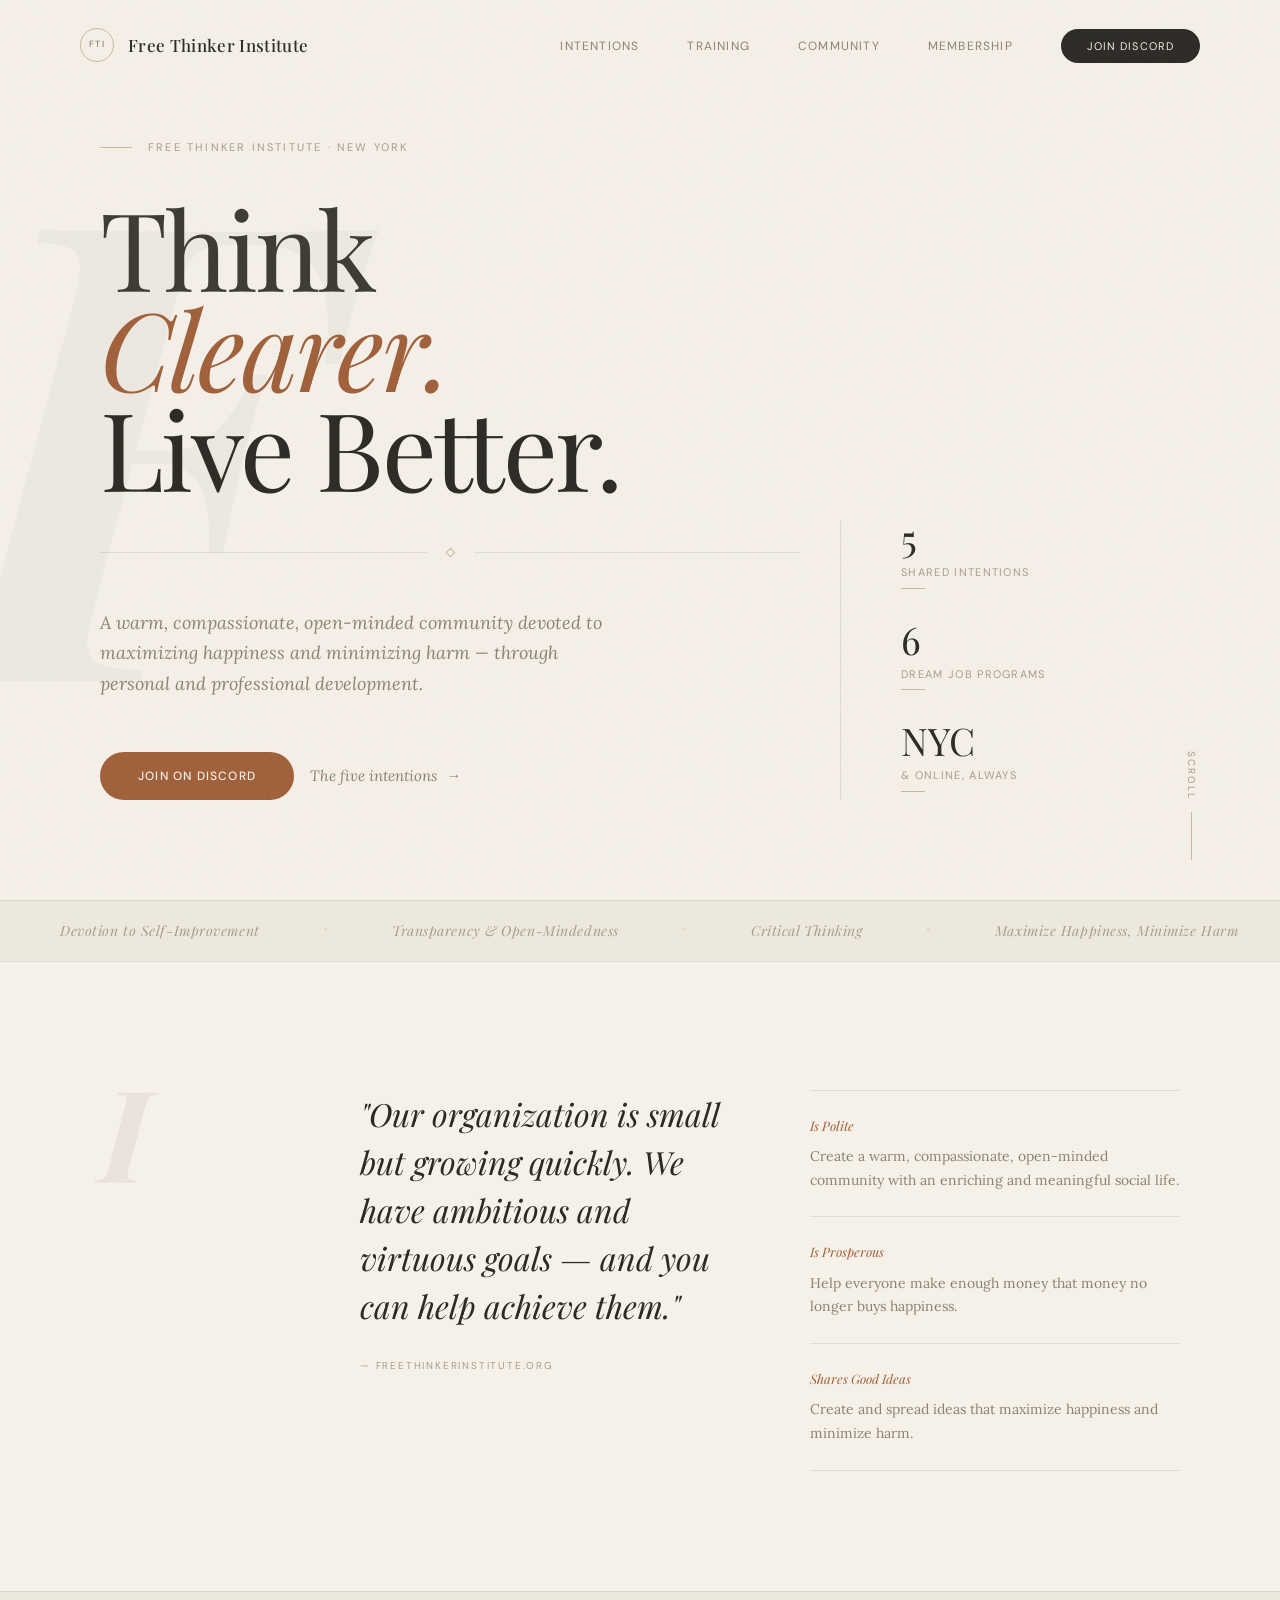
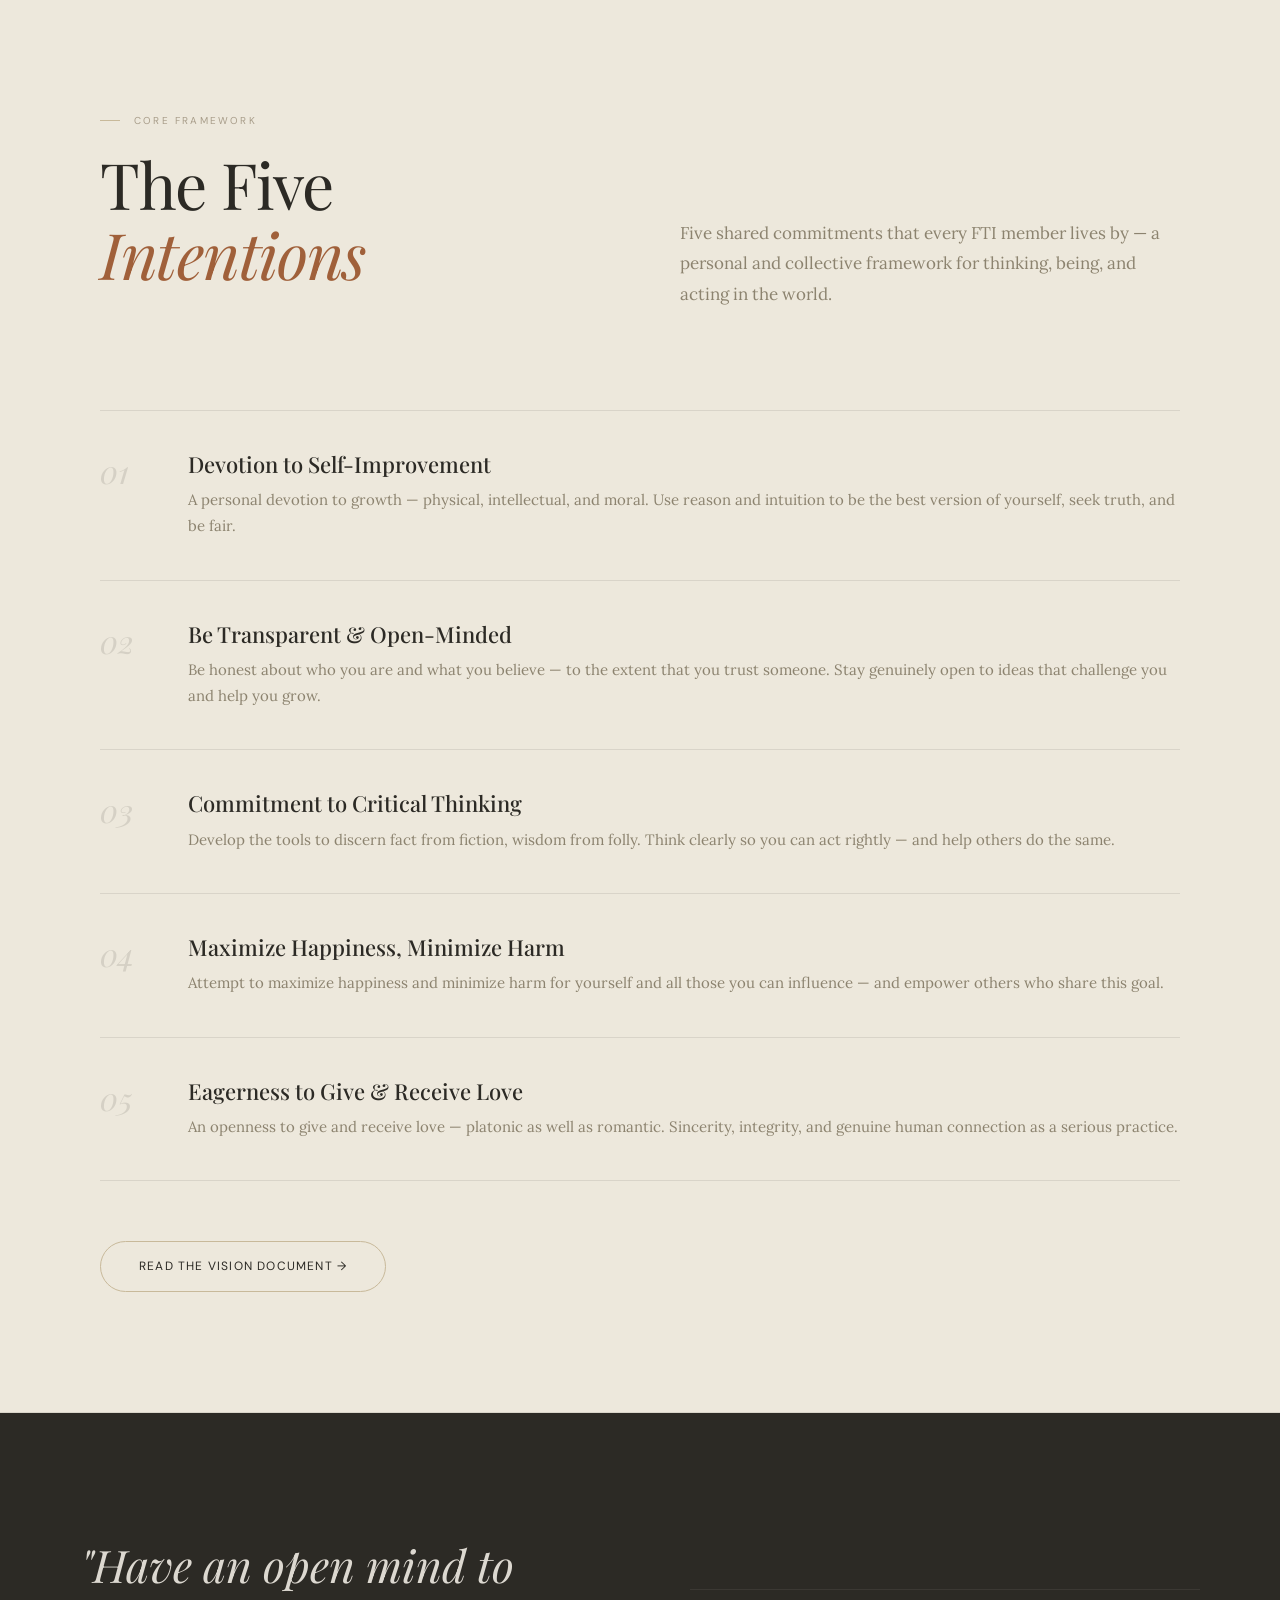
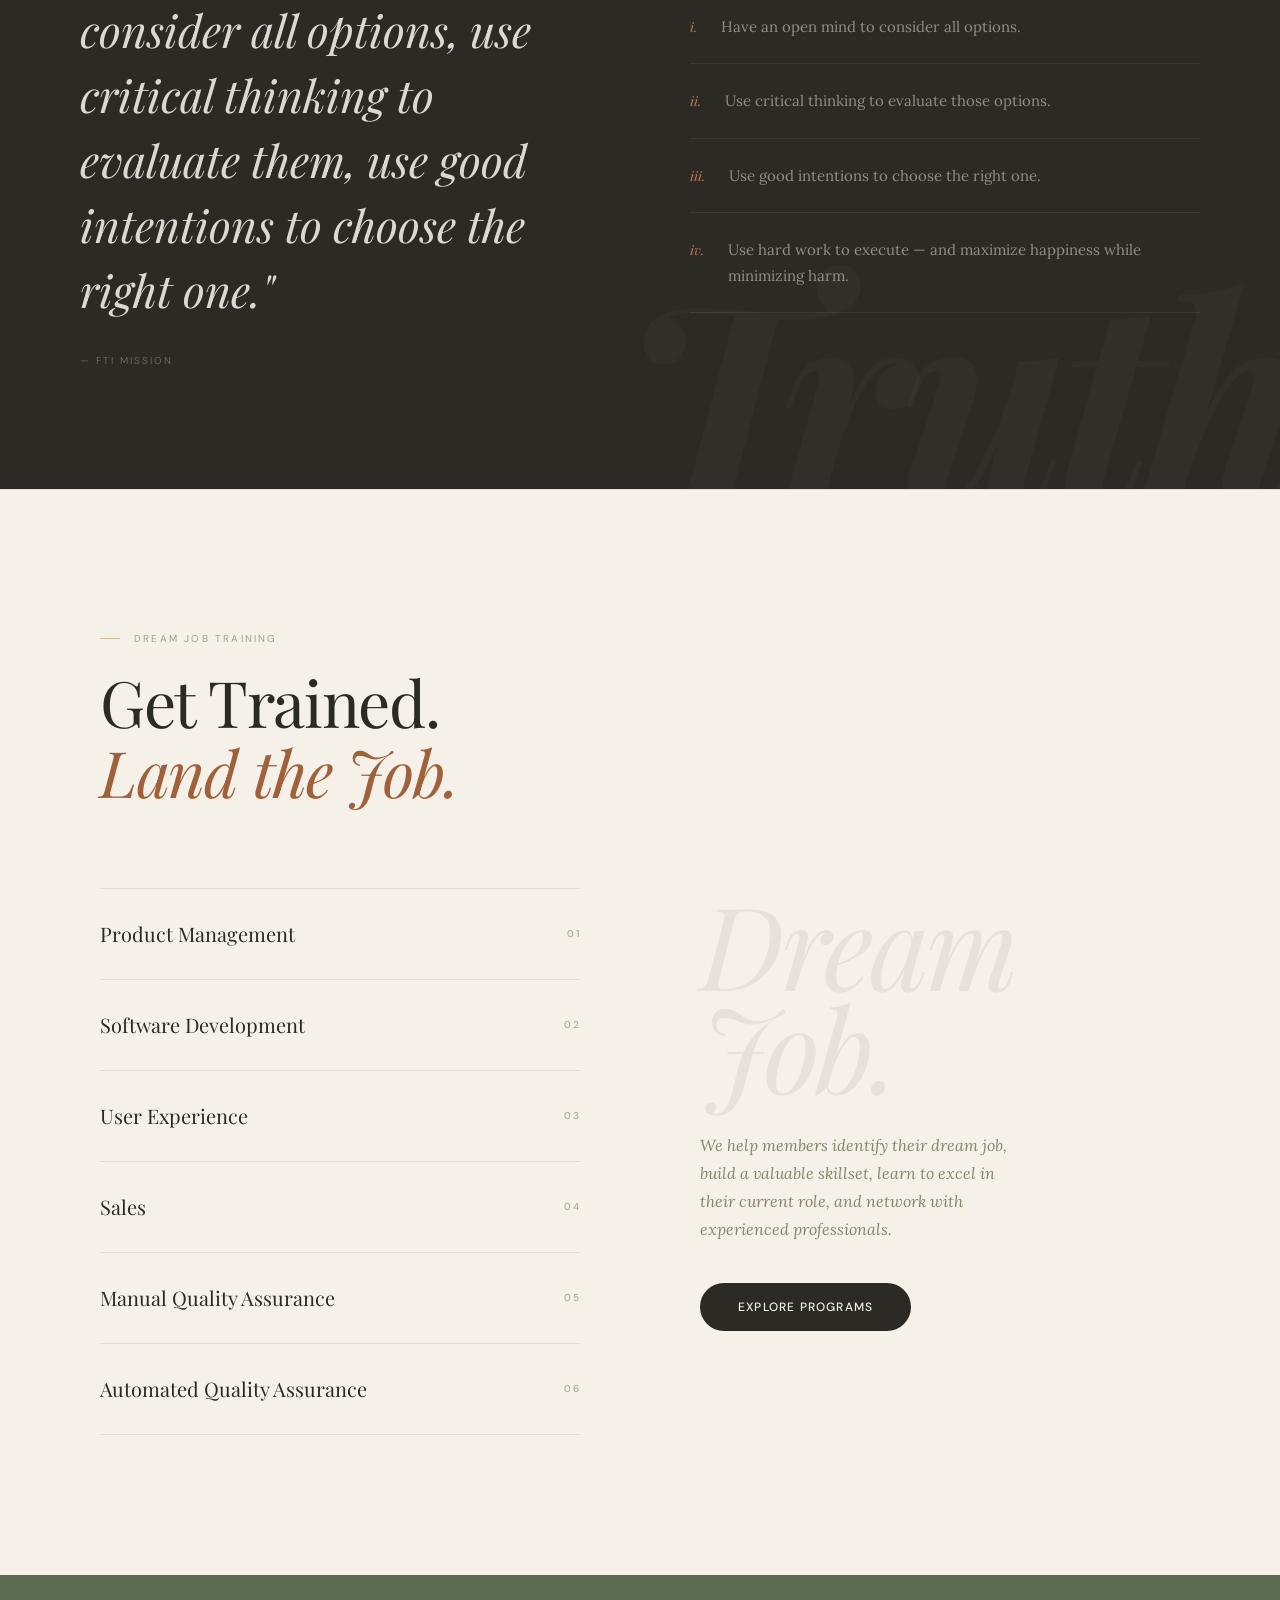
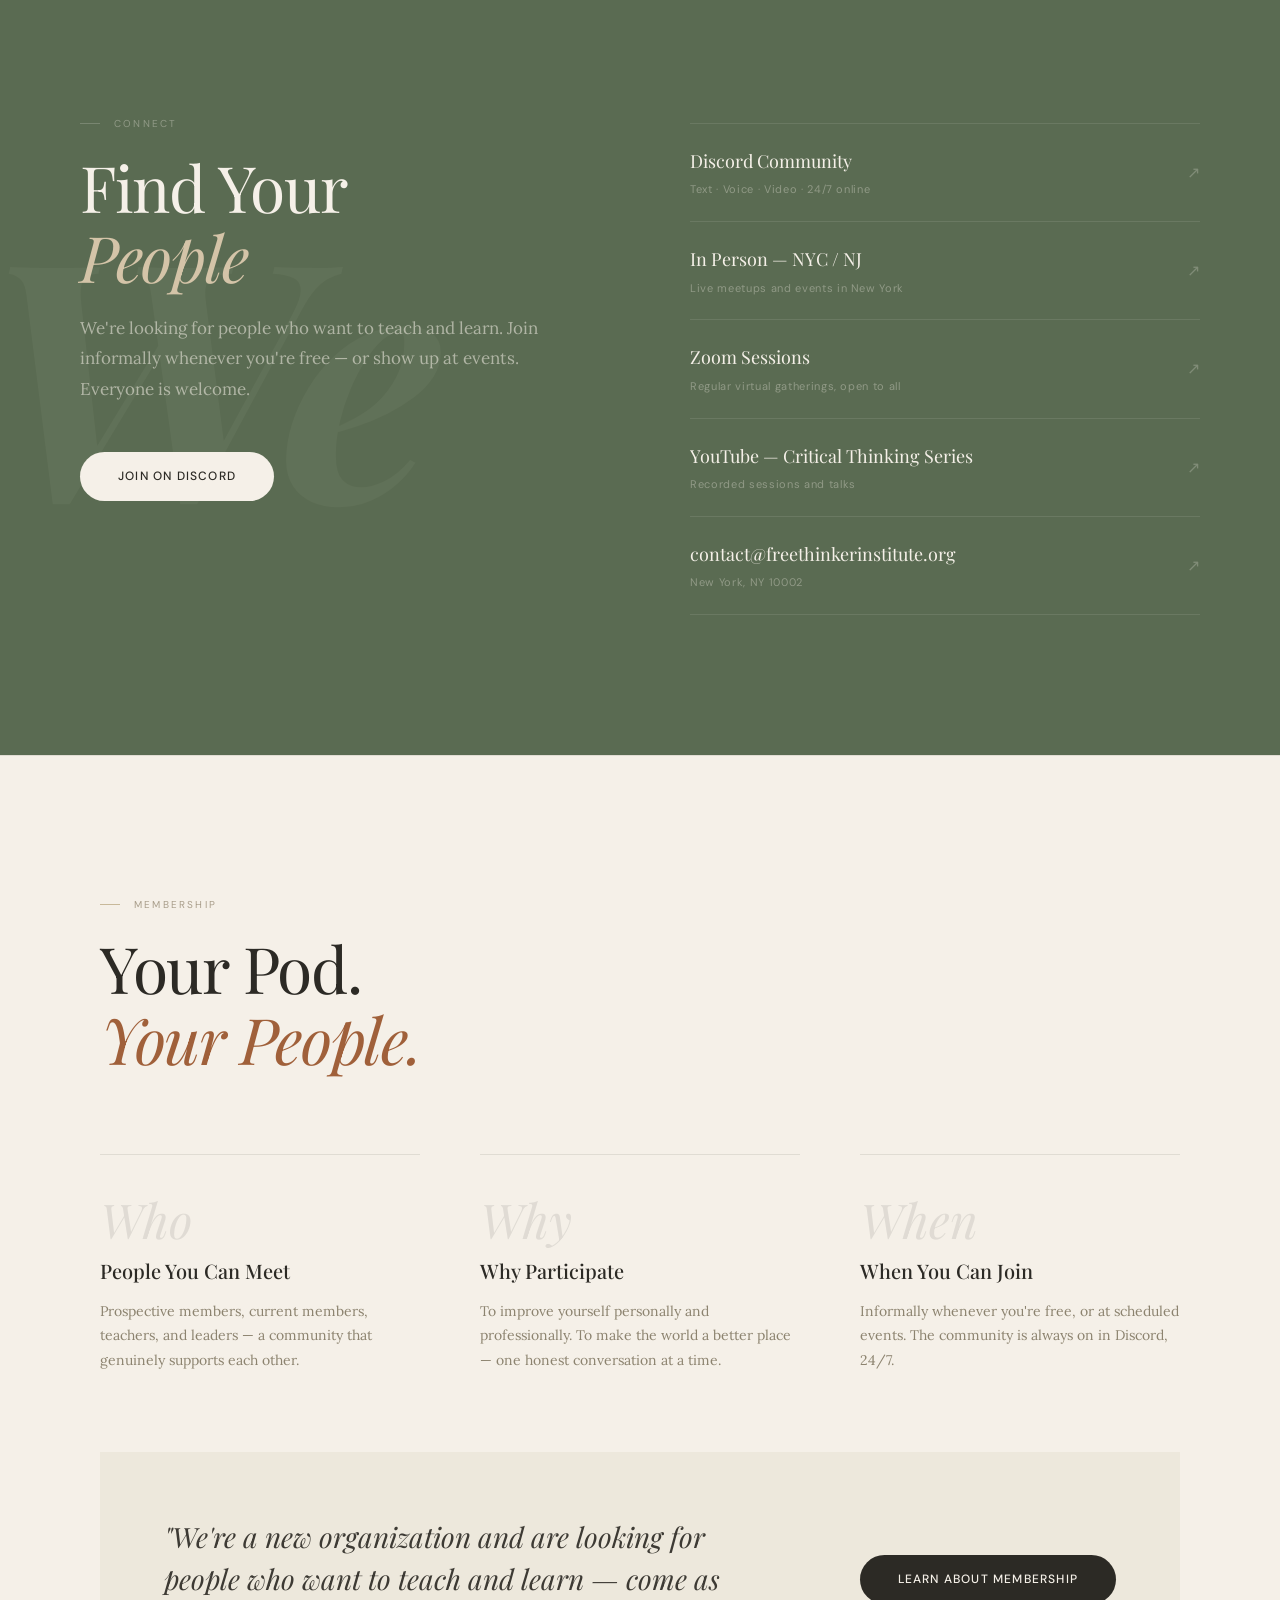
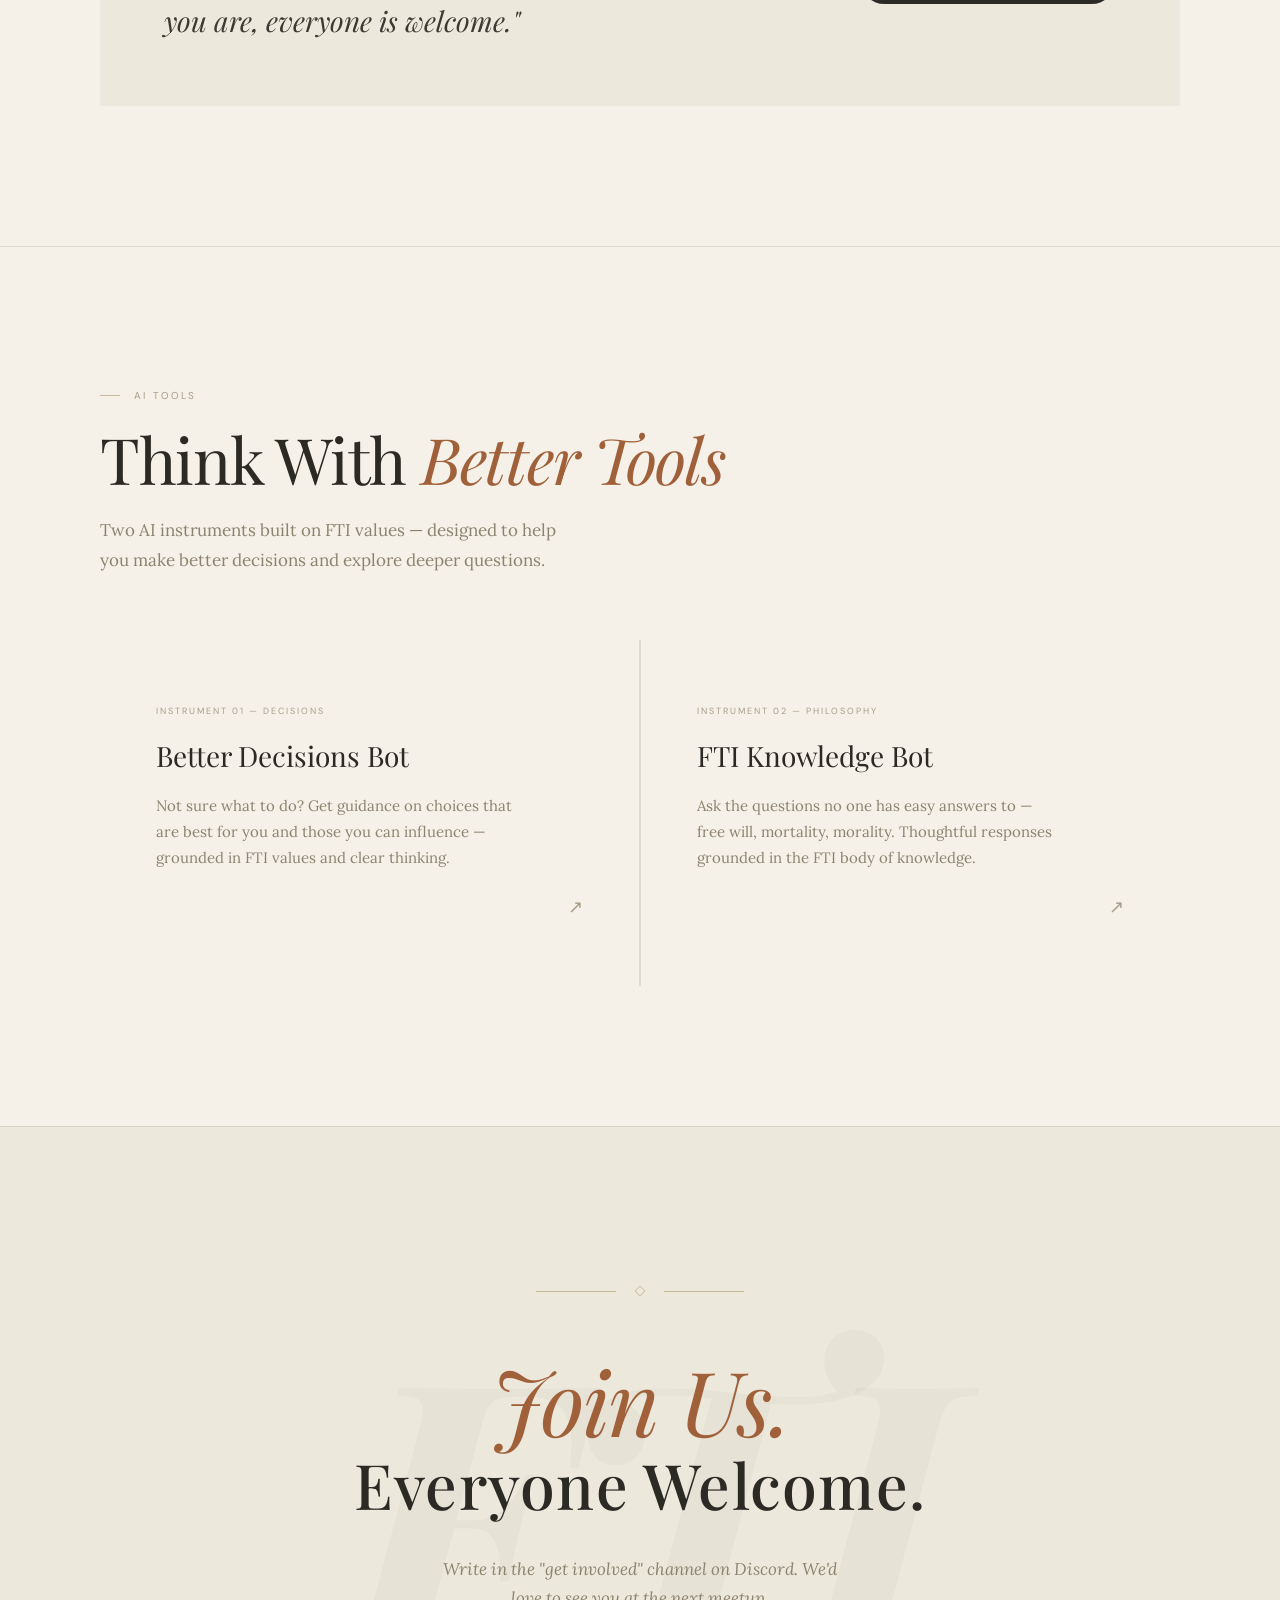
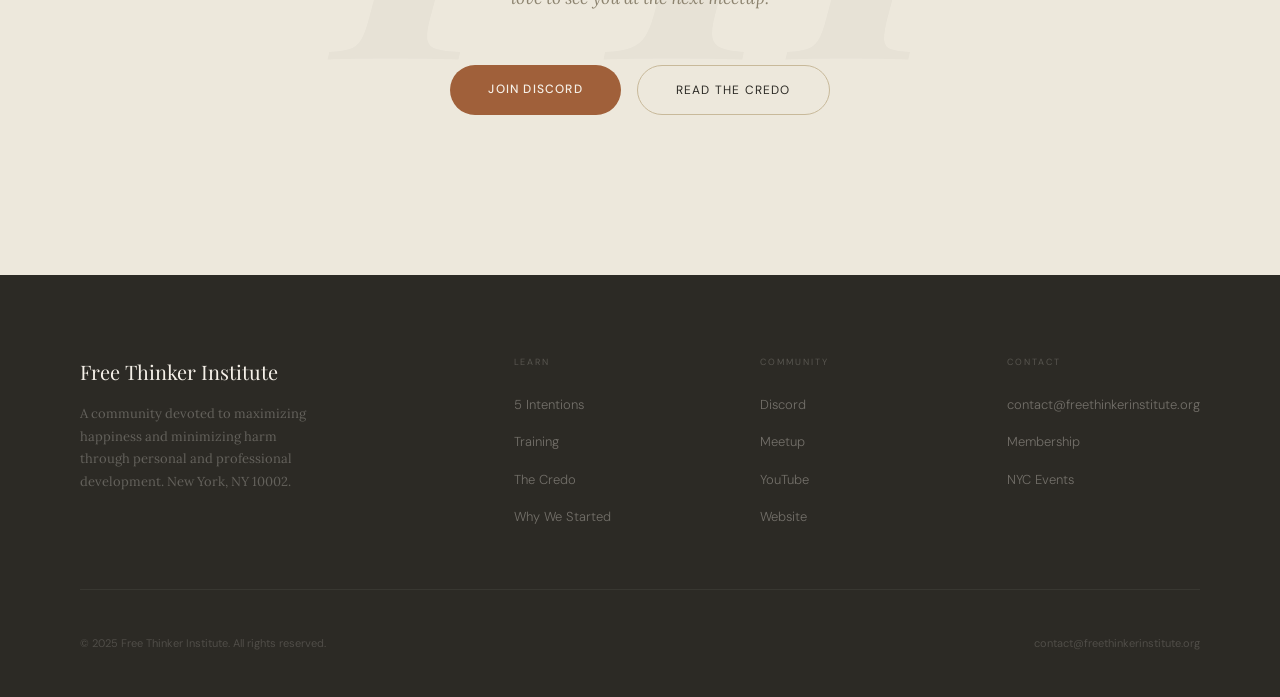
<file: fti-redesigned-v2 (1).html>
<!DOCTYPE html>
<html lang="en">
<head>
<meta charset="UTF-8">
<meta name="viewport" content="width=device-width, initial-scale=1.0">
<title>Free Thinker Institute — Think Clearer. Live Better.</title>
<link href="https://fonts.googleapis.com/css2?family=Playfair+Display:ital,wght@0,400;0,500;0,700;1,400;1,500;1,700&family=Lora:ital,wght@0,400;0,500;1,400;1,500&family=DM+Sans:wght@300;400;500&display=swap" rel="stylesheet">
<style>
*,*::before,*::after{box-sizing:border-box;margin:0;padding:0}

:root{
  --parch:#F5F0E8;
  --parch2:#EDE8DC;
  --parch3:#E4DDD0;
  --charcoal:#2C2A25;
  --charcoal2:#3D3A34;
  --sage:#5A6B52;
  --sage2:#7A8F70;
  --terra:#A0603A;
  --terra2:#C27B52;
  --sand:#C8B99A;
  --sand2:#D4C4A8;
  --muted:#8C836F;
  --muted2:#A89D8A;
  --ink:rgba(44,42,37,0.85);
  --ink2:rgba(44,42,37,0.5);
  --ink3:rgba(44,42,37,0.25);
  --ink4:rgba(44,42,37,0.1);
}

html{scroll-behavior:smooth}
body{
  background:var(--parch);
  color:var(--charcoal);
  font-family:'Lora',serif;
  line-height:1.7;
  overflow-x:hidden;
}

/* Subtle paper grain */
body::before{
  content:'';position:fixed;inset:0;z-index:999;pointer-events:none;
  opacity:0.04;
  background-image:url("data:image/svg+xml,%3Csvg viewBox='0 0 512 512' xmlns='http://www.w3.org/2000/svg'%3E%3Cfilter id='n'%3E%3CfeTurbulence type='fractalNoise' baseFrequency='0.75' numOctaves='4' stitchTiles='stitch'/%3E%3C/filter%3E%3Crect width='100%25' height='100%25' filter='url(%23n)'/%3E%3C/svg%3E");
  background-size:256px 256px;
}

/* NAV */
nav{
  position:fixed;top:0;left:0;right:0;z-index:100;
  display:flex;align-items:center;justify-content:space-between;
  padding:28px 80px;
  background:rgba(245,240,232,0.9);
  backdrop-filter:blur(20px);
  transition:padding .4s;
}
.logo{
  font-family:'Playfair Display',serif;
  font-size:17px;font-weight:500;letter-spacing:0.02em;
  color:var(--charcoal);text-decoration:none;
  display:flex;align-items:center;gap:14px;
}
.logo-mark{
  width:34px;height:34px;
  border:1px solid var(--sand);
  border-radius:50%;
  display:flex;align-items:center;justify-content:center;
  font-family:'DM Sans',sans-serif;
  font-size:9px;font-weight:500;letter-spacing:0.12em;
  color:var(--muted);
}
nav ul{list-style:none;display:flex;gap:48px;align-items:center}
nav ul a{
  font-family:'DM Sans',sans-serif;
  font-size:12px;font-weight:400;letter-spacing:0.1em;text-transform:uppercase;
  color:var(--muted);text-decoration:none;transition:color .3s;
}
nav ul a:hover{color:var(--charcoal)}
.nav-cta{
  font-family:'DM Sans',sans-serif;
  background:var(--charcoal)!important;color:var(--parch)!important;
  padding:10px 26px;border-radius:100px;
  font-size:11px!important;letter-spacing:0.1em!important;
  transition:opacity .3s;
}
.nav-cta:hover{opacity:.75!important}

/* ── HERO ── */
#hero{
  min-height:100vh;
  display:flex;flex-direction:column;
  justify-content:flex-end;
  position:relative;overflow:hidden;
  padding:0;
}

/* large decorative initial letter background */
.hero-bg-letter{
  position:absolute;
  font-family:'Playfair Display',serif;
  font-size:clamp(340px,50vw,700px);
  font-weight:700;font-style:italic;
  color:rgba(44,42,37,0.035);
  line-height:1;
  top:50%;left:-0.08em;
  transform:translateY(-55%);
  pointer-events:none;user-select:none;
  letter-spacing:-0.04em;
}

.hero-inner{
  position:relative;z-index:2;
  max-width:1240px;margin:0 auto;width:100%;
  padding:0 80px 100px;
  display:grid;
  grid-template-columns:1fr 380px;
  gap:0;
  align-items:end;
}

.hero-left{}
.hero-overline{
  font-family:'DM Sans',sans-serif;
  font-size:11px;font-weight:400;letter-spacing:0.2em;text-transform:uppercase;
  color:var(--muted2);
  margin-bottom:40px;
  display:flex;align-items:center;gap:16px;
}
.hero-overline::before{content:'';width:32px;height:1px;background:var(--sand)}

.hero-headline{
  font-family:'Playfair Display',serif;
  font-size:clamp(60px,8.5vw,128px);
  font-weight:400;
  line-height:0.92;
  letter-spacing:-0.025em;
  color:var(--charcoal);
  margin-bottom:0;
}
.hero-headline .italic{font-style:italic;color:var(--terra)}
.hero-headline .light{font-weight:400;color:var(--charcoal2)}

/* Horizontal rule with diamond */
.hero-divider{
  display:flex;align-items:center;gap:20px;
  margin:52px 0;
}
.hero-divider::before,.hero-divider::after{
  content:'';flex:1;height:1px;background:var(--ink4);
}
.hero-divider-mark{
  width:7px;height:7px;
  border:1px solid var(--sand);
  transform:rotate(45deg);flex-shrink:0;
}

.hero-sub{
  font-family:'Lora',serif;
  font-size:18px;font-weight:400;font-style:italic;
  color:var(--muted);
  line-height:1.7;
  max-width:520px;
}

.hero-right{
  display:flex;flex-direction:column;
  justify-content:flex-end;
  padding-bottom:8px;
  padding-left:60px;
  border-left:1px solid var(--ink4);
  margin-left:40px;
  gap:32px;
}
.hero-stat{
  display:flex;flex-direction:column;gap:6px;
}
.hero-stat-num{
  font-family:'Playfair Display',serif;
  font-size:38px;font-weight:400;
  color:var(--charcoal);line-height:1;
}
.hero-stat-label{
  font-family:'DM Sans',sans-serif;
  font-size:11px;font-weight:400;letter-spacing:0.12em;text-transform:uppercase;
  color:var(--muted2);
}
.hero-stat-div{width:24px;height:1px;background:var(--sand)}

.hero-cta-row{
  display:flex;gap:16px;align-items:center;
  margin-top:52px;
}
.btn-warm{
  background:var(--terra);color:var(--parch);
  padding:14px 38px;border-radius:100px;
  font-family:'DM Sans',sans-serif;
  font-size:12px;font-weight:500;letter-spacing:0.1em;text-transform:uppercase;
  text-decoration:none;transition:opacity .3s;display:inline-block;
}
.btn-warm:hover{opacity:.82}
.btn-ghost{
  font-family:'Lora',serif;
  font-size:15px;font-style:italic;
  color:var(--muted);text-decoration:none;
  transition:color .3s;
  display:flex;align-items:center;gap:10px;
}
.btn-ghost::after{content:'→';font-style:normal;font-size:14px}
.btn-ghost:hover{color:var(--charcoal)}

/* Scroll hint */
.hero-scroll{
  position:absolute;bottom:40px;right:80px;
  font-family:'DM Sans',sans-serif;
  font-size:10px;font-weight:400;letter-spacing:0.2em;text-transform:uppercase;
  color:var(--muted2);
  writing-mode:vertical-rl;
  display:flex;align-items:center;gap:12px;
  z-index:2;
}
.hero-scroll::after{content:'';width:1px;height:48px;background:var(--sand)}

/* ── TICKER ── */
.ticker{
  border-top:1px solid var(--ink4);
  overflow:hidden;padding:18px 0;
  background:var(--parch2);
}
.ticker-inner{
  display:flex;animation:tick 40s linear infinite;white-space:nowrap;
}
@keyframes tick{0%{transform:translateX(0)}100%{transform:translateX(-50%)}}
.ticker-item{
  font-family:'Playfair Display',serif;
  font-size:14px;font-style:italic;
  color:var(--muted2);padding:0 60px;letter-spacing:0.04em;
}
.ticker-sep{color:var(--sand2);font-size:12px;padding:0 4px}

/* ── COMMON SECTION ── */
.section{padding:140px 80px;max-width:1240px;margin:0 auto}
.section-full{padding:140px 0}
.s-tag{
  font-family:'DM Sans',sans-serif;
  font-size:10px;font-weight:400;letter-spacing:0.22em;text-transform:uppercase;
  color:var(--muted2);margin-bottom:20px;
  display:flex;align-items:center;gap:14px;
}
.s-tag::before{content:'';width:20px;height:1px;background:var(--sand)}

h2{
  font-family:'Playfair Display',serif;
  font-size:clamp(40px,5vw,68px);
  font-weight:400;line-height:1.1;
  letter-spacing:-0.02em;
  color:var(--charcoal);
  margin-bottom:20px;
}
h2 em{font-style:italic;color:var(--terra)}
h2 .light{color:var(--muted)}

.body-text{
  font-family:'Lora',serif;
  font-size:17px;font-weight:400;
  color:var(--muted);line-height:1.8;
  max-width:480px;
}

/* ── OPENING ESSAY ── */
#essay{
  border-top:1px solid var(--ink4);
}
.essay-inner{
  max-width:1240px;margin:0 auto;
  padding:120px 80px;
  display:grid;
  grid-template-columns:180px 1fr 1fr;
  gap:80px;
  align-items:start;
}
.essay-chapter{
  font-family:'Playfair Display',serif;
  font-size:clamp(80px,10vw,140px);
  font-weight:700;font-style:italic;
  color:rgba(44,42,37,0.06);
  line-height:1;
  letter-spacing:-0.04em;
  margin-top:-16px;
}
.essay-quote{
  font-family:'Playfair Display',serif;
  font-size:clamp(22px,2.5vw,32px);
  font-style:italic;font-weight:400;
  color:var(--charcoal);
  line-height:1.5;
  padding-top:8px;
}
.essay-quote cite{
  display:block;margin-top:28px;
  font-family:'DM Sans',sans-serif;
  font-size:10px;font-weight:400;letter-spacing:0.18em;text-transform:uppercase;
  color:var(--muted2);font-style:normal;
}
.essay-pillars{
  display:flex;flex-direction:column;gap:0;
  padding-top:8px;
}
.essay-pillar{
  padding:24px 0;border-bottom:1px solid var(--ink4);
}
.essay-pillar:first-child{border-top:1px solid var(--ink4)}
.essay-pillar-title{
  font-family:'Playfair Display',serif;
  font-size:13px;font-style:italic;
  color:var(--terra);margin-bottom:8px;
}
.essay-pillar-text{
  font-family:'Lora',serif;
  font-size:14px;color:var(--muted);line-height:1.7;
}

/* ── INTENTIONS ── */
#intentions{
  background:var(--parch2);
  border-top:1px solid var(--ink4);
  border-bottom:1px solid var(--ink4);
}
.int-inner{
  max-width:1240px;margin:0 auto;
  padding:120px 80px;
}
.int-header{
  display:grid;grid-template-columns:1fr 1fr;
  gap:80px;margin-bottom:100px;
  align-items:end;
}
.int-list{
  display:flex;flex-direction:column;gap:0;
}
.int-item{
  display:grid;
  grid-template-columns:56px 1fr;
  gap:32px;align-items:start;
  padding:40px 0;
  border-bottom:1px solid var(--ink4);
  transition:background .3s;
  position:relative;
}
.int-item:first-child{border-top:1px solid var(--ink4)}
.int-num{
  font-family:'Playfair Display',serif;
  font-size:32px;font-weight:400;font-style:italic;
  color:rgba(44,42,37,0.12);
  line-height:1;padding-top:4px;
}
.int-content{}
.int-title{
  font-family:'Playfair Display',serif;
  font-size:22px;font-weight:500;
  color:var(--charcoal);
  margin-bottom:10px;line-height:1.2;
}
.int-desc{
  font-family:'Lora',serif;
  font-size:15px;color:var(--muted);line-height:1.75;
}
.int-item:hover .int-num{color:var(--terra);opacity:0.6}

/* ── MANIFESTO PULL ── */
.manifesto-pull{
  background:var(--charcoal);
  padding:120px 80px;
  position:relative;overflow:hidden;
}
.manifesto-pull .bg-word{
  position:absolute;
  font-family:'Playfair Display',serif;
  font-size:clamp(180px,22vw,320px);
  font-weight:700;font-style:italic;
  color:rgba(245,240,232,0.025);
  pointer-events:none;user-select:none;
  bottom:-0.15em;right:-0.05em;
  line-height:1;letter-spacing:-0.04em;
}
.manifesto-pull-inner{
  max-width:1240px;margin:0 auto;
  display:grid;
  grid-template-columns:1fr 1fr;
  gap:100px;align-items:center;
  position:relative;z-index:1;
}
.manifesto-text{
  font-family:'Playfair Display',serif;
  font-size:clamp(28px,3.5vw,48px);
  font-style:italic;font-weight:400;
  color:rgba(245,240,232,0.88);
  line-height:1.45;
}
.manifesto-text cite{
  display:block;margin-top:32px;
  font-family:'DM Sans',sans-serif;
  font-size:10px;font-weight:400;letter-spacing:0.2em;text-transform:uppercase;
  color:rgba(245,240,232,0.3);font-style:normal;
}
.manifesto-values{
  display:flex;flex-direction:column;gap:0;
}
.manifesto-value{
  padding:24px 0;
  border-bottom:1px solid rgba(245,240,232,0.07);
  display:flex;gap:24px;align-items:baseline;
}
.manifesto-value:first-child{border-top:1px solid rgba(245,240,232,0.07)}
.manifesto-value-n{
  font-family:'Playfair Display',serif;
  font-size:13px;font-style:italic;
  color:var(--terra2);flex-shrink:0;
}
.manifesto-value-text{
  font-family:'Lora',serif;
  font-size:15px;font-weight:400;
  color:rgba(245,240,232,0.5);line-height:1.7;
}

/* ── TRAINING ── */
#training{border-top:1px solid var(--ink4)}
.training-inner{
  max-width:1240px;margin:0 auto;
  padding:140px 80px;
}
.training-layout{
  display:grid;
  grid-template-columns:1fr 1fr;
  gap:120px;align-items:start;
  margin-top:80px;
}
.training-programs{
  display:flex;flex-direction:column;gap:0;
}
.training-program{
  padding:28px 0;
  border-bottom:1px solid var(--ink4);
  display:flex;justify-content:space-between;align-items:center;
  text-decoration:none;color:var(--charcoal);
  transition:padding-left .25s;
}
.training-program:first-child{border-top:1px solid var(--ink4)}
.training-program:hover{padding-left:10px}
.training-program-name{
  font-family:'Playfair Display',serif;
  font-size:20px;font-weight:400;
}
.training-program-num{
  font-family:'DM Sans',sans-serif;
  font-size:10px;font-weight:400;letter-spacing:0.15em;
  color:var(--muted2);
}
.training-program:hover .training-program-name{color:var(--terra)}
.training-aside{
  padding-top:4px;
}
.training-aside-stat{
  font-family:'Playfair Display',serif;
  font-size:clamp(72px,9vw,120px);
  font-weight:400;font-style:italic;
  color:rgba(44,42,37,0.07);
  line-height:0.9;
  letter-spacing:-0.03em;
  margin-bottom:32px;
}
.training-aside-body{
  font-family:'Lora',serif;
  font-size:16px;font-style:italic;
  color:var(--muted);line-height:1.75;
  margin-bottom:40px;
  max-width:320px;
}

/* ── COMMUNITY ── */
#community{
  background:var(--sage);
  padding:140px 80px;
  position:relative;overflow:hidden;
}
.community-bg-text{
  position:absolute;
  font-family:'Playfair Display',serif;
  font-size:clamp(200px,26vw,380px);
  font-weight:700;font-style:italic;
  color:rgba(245,240,232,0.04);
  pointer-events:none;user-select:none;
  top:50%;left:-0.06em;transform:translateY(-50%);
  line-height:1;
}
.community-inner{
  max-width:1240px;margin:0 auto;
  display:grid;
  grid-template-columns:1fr 1fr;
  gap:100px;
  position:relative;z-index:1;
}
.community-left .s-tag{color:rgba(245,240,232,0.35)}
.community-left .s-tag::before{background:rgba(245,240,232,0.2)}
.community-left h2{color:var(--parch)}
.community-left h2 em{color:var(--sand2)}
.community-left .body-text{color:rgba(245,240,232,0.55)}
.community-links{
  display:flex;flex-direction:column;gap:0;
  margin-top:0;padding-top:8px;
}
.community-link{
  padding:22px 0;
  border-bottom:1px solid rgba(245,240,232,0.1);
  text-decoration:none;color:var(--parch);
  display:flex;align-items:center;justify-content:space-between;
  transition:padding-left .25s;
}
.community-link:first-child{border-top:1px solid rgba(245,240,232,0.1)}
.community-link:hover{padding-left:8px}
.community-link-name{
  font-family:'Playfair Display',serif;
  font-size:18px;font-weight:400;
}
.community-link-desc{
  font-family:'DM Sans',sans-serif;
  font-size:11px;letter-spacing:0.06em;
  color:rgba(245,240,232,0.35);margin-top:4px;
}
.community-link-arrow{
  font-size:16px;color:rgba(245,240,232,0.25);
  transition:color .25s,transform .25s;
}
.community-link:hover .community-link-arrow{color:var(--parch);transform:translate(4px,-4px)}

/* ── MEMBERSHIP ── */
#membership{border-top:1px solid var(--ink4)}
.membership-inner{
  max-width:1240px;margin:0 auto;
  padding:140px 80px;
}
.membership-layout{
  display:grid;
  grid-template-columns:1fr 1fr 1fr;
  gap:60px;
  margin-top:80px;
}
.membership-card{
  display:flex;flex-direction:column;gap:16px;
  padding-top:40px;
  border-top:1px solid var(--ink4);
  transition:border-color .3s;
}
.membership-card:hover{border-top-color:var(--terra)}
.membership-card-num{
  font-family:'Playfair Display',serif;
  font-size:48px;font-weight:400;font-style:italic;
  color:rgba(44,42,37,0.1);line-height:1;
}
.membership-card-title{
  font-family:'Playfair Display',serif;
  font-size:20px;font-weight:500;
  color:var(--charcoal);line-height:1.2;
}
.membership-card-text{
  font-family:'Lora',serif;
  font-size:14px;color:var(--muted);line-height:1.75;
}
.membership-pull{
  margin-top:80px;
  padding:64px;
  background:var(--parch2);
  display:flex;align-items:center;justify-content:space-between;
  gap:60px;
}
.membership-pull-text{
  font-family:'Playfair Display',serif;
  font-size:clamp(20px,2.2vw,28px);
  font-style:italic;font-weight:400;
  color:var(--charcoal2);
  line-height:1.5;max-width:560px;
}

/* ── AI TOOLS ── */
#tools{
  border-top:1px solid var(--ink4);
  background:var(--parch);
}
.tools-inner{
  max-width:1240px;margin:0 auto;
  padding:140px 80px;
}
.tools-grid{
  display:grid;grid-template-columns:1fr 1fr;
  gap:2px;
  margin-top:64px;
  background:var(--ink4);
}
.tool-card{
  background:var(--parch);
  padding:64px 56px;
  text-decoration:none;color:var(--charcoal);
  display:flex;flex-direction:column;gap:20px;
  transition:background .3s;
  position:relative;overflow:hidden;
}
.tool-card::before{
  content:'';
  position:absolute;top:0;left:0;right:0;height:2px;
  background:var(--terra);
  transform:scaleX(0);transform-origin:left;
  transition:transform .4s cubic-bezier(.4,0,.2,1);
}
.tool-card:hover::before{transform:scaleX(1)}
.tool-card:hover{background:var(--parch2)}
.tool-tag{
  font-family:'DM Sans',sans-serif;
  font-size:9px;font-weight:400;letter-spacing:0.22em;text-transform:uppercase;
  color:var(--muted2);
}
.tool-title{
  font-family:'Playfair Display',serif;
  font-size:28px;font-weight:400;line-height:1.2;
  color:var(--charcoal);
}
.tool-desc{
  font-family:'Lora',serif;
  font-size:15px;color:var(--muted);line-height:1.75;flex:1;max-width:360px;
}
.tool-arrow{
  font-size:18px;color:var(--muted2);
  align-self:flex-end;transition:all .25s;
}
.tool-card:hover .tool-arrow{transform:translate(4px,-4px);color:var(--terra)}

/* ── CLOSING ── */
.closing{
  background:var(--parch2);
  border-top:1px solid var(--ink4);
  padding:160px 80px;
  text-align:center;
  position:relative;overflow:hidden;
}
.closing-bg{
  position:absolute;
  font-family:'Playfair Display',serif;
  font-size:clamp(200px,30vw,480px);
  font-weight:700;font-style:italic;
  color:rgba(44,42,37,0.03);
  top:50%;left:50%;
  transform:translate(-50%,-50%);
  pointer-events:none;user-select:none;
  white-space:nowrap;letter-spacing:-0.04em;
}
.closing-inner{position:relative;z-index:1}
.closing-ornament{
  display:flex;align-items:center;justify-content:center;gap:20px;
  margin-bottom:56px;
}
.closing-ornament::before,.closing-ornament::after{
  content:'';width:80px;height:1px;background:var(--sand);
}
.closing-ornament-mark{
  width:8px;height:8px;
  border:1px solid var(--sand2);
  transform:rotate(45deg);
}
.closing h2{
  font-size:clamp(52px,7vw,100px);
  font-weight:400;font-style:italic;
  margin-bottom:6px;color:var(--charcoal);
}
.closing h2 strong{font-style:normal;font-weight:500;display:block;font-size:0.7em;letter-spacing:0.02em}
.closing-sub{
  font-family:'Lora',serif;
  font-size:17px;font-style:italic;
  color:var(--muted);
  max-width:400px;margin:36px auto 52px;line-height:1.7;
}
.closing-btns{display:flex;gap:16px;justify-content:center;flex-wrap:wrap}

/* ── FOOTER ── */
footer{
  background:var(--charcoal);
  padding:80px 80px 44px;
}
.footer-grid{
  max-width:1240px;margin:0 auto;
  display:grid;grid-template-columns:2fr 1fr 1fr 1fr;gap:60px;
  padding-bottom:60px;margin-bottom:44px;
  border-bottom:1px solid rgba(245,240,232,0.06);
}
.footer-brand{
  font-family:'Playfair Display',serif;
  font-size:20px;font-weight:400;
  color:var(--parch);margin-bottom:14px;
}
.footer-desc{
  font-family:'Lora',serif;
  font-size:13px;color:rgba(245,240,232,0.28);
  line-height:1.75;max-width:240px;
}
.footer-col h4{
  font-family:'DM Sans',sans-serif;
  font-size:9px;font-weight:400;letter-spacing:0.22em;text-transform:uppercase;
  color:rgba(245,240,232,0.22);margin-bottom:20px;
}
.footer-col ul{list-style:none;display:flex;flex-direction:column;gap:10px}
.footer-col a{
  font-family:'DM Sans',sans-serif;
  font-size:13px;color:rgba(245,240,232,0.35);
  text-decoration:none;transition:color .25s;font-weight:300;
}
.footer-col a:hover{color:rgba(245,240,232,0.8)}
.footer-bottom{
  max-width:1240px;margin:0 auto;
  display:flex;justify-content:space-between;align-items:center;
  font-family:'DM Sans',sans-serif;
  font-size:11px;color:rgba(245,240,232,0.18);flex-wrap:wrap;gap:12px;
}
.footer-bottom a{color:rgba(245,240,232,0.18);text-decoration:none;transition:color .25s}
.footer-bottom a:hover{color:rgba(245,240,232,0.5)}

/* btn variants */
.btn-charcoal{
  background:var(--charcoal);color:var(--parch);
  padding:14px 38px;border-radius:100px;
  font-family:'DM Sans',sans-serif;
  font-size:12px;font-weight:500;letter-spacing:0.1em;text-transform:uppercase;
  text-decoration:none;transition:opacity .3s;display:inline-block;
}
.btn-charcoal:hover{opacity:.8}
.btn-parch{
  background:var(--parch);color:var(--charcoal);
  padding:14px 38px;border-radius:100px;
  font-family:'DM Sans',sans-serif;
  font-size:12px;font-weight:500;letter-spacing:0.1em;text-transform:uppercase;
  text-decoration:none;transition:opacity .3s;display:inline-block;
}
.btn-parch:hover{opacity:.88}
.btn-outline-warm{
  border:1px solid var(--sand);color:var(--charcoal);
  padding:14px 38px;border-radius:100px;
  font-family:'DM Sans',sans-serif;
  font-size:12px;font-weight:400;letter-spacing:0.1em;text-transform:uppercase;
  text-decoration:none;transition:border-color .3s;display:inline-block;
}
.btn-outline-warm:hover{border-color:var(--charcoal)}

/* Scroll reveal */
.reveal{opacity:0;transform:translateY(24px);transition:opacity .8s ease, transform .8s ease}
.reveal.visible{opacity:1;transform:translateY(0)}

/* ── RESPONSIVE ── */
@media(max-width:1024px){
  nav{padding:20px 28px}
  nav ul{display:none}
  .hero-inner{grid-template-columns:1fr;padding:0 28px 80px}
  .hero-right{border-left:none;border-top:1px solid var(--ink4);padding-left:0;padding-top:40px;margin-left:0;margin-top:40px;flex-direction:row;flex-wrap:wrap;gap:32px}
  .hero-stat-div{display:none}
  .hero-bg-letter{font-size:clamp(200px,50vw,400px)}
  .hero-scroll{display:none}
  .essay-inner{grid-template-columns:1fr;padding:80px 28px}
  .essay-chapter{font-size:80px;margin-top:0}
  .section{padding:80px 28px}
  .int-inner{padding:80px 28px}
  .int-header{grid-template-columns:1fr}
  .int-item{grid-template-columns:40px 1fr;gap:20px}
  .manifesto-pull{padding:80px 28px}
  .manifesto-pull-inner{grid-template-columns:1fr}
  .training-inner{padding:80px 28px}
  .training-layout{grid-template-columns:1fr}
  #community{padding:80px 28px}
  .community-inner{grid-template-columns:1fr}
  .membership-inner{padding:80px 28px}
  .membership-layout{grid-template-columns:1fr}
  .membership-pull{flex-direction:column;padding:40px;gap:32px}
  .tools-inner{padding:80px 28px}
  .tools-grid{grid-template-columns:1fr}
  .closing{padding:100px 28px}
  footer{padding:60px 28px 36px}
  .footer-grid{grid-template-columns:1fr 1fr;gap:40px}
}
</style>
</head>
<body>

<!-- NAV -->
<nav>
  <a href="#" class="logo">
    <div class="logo-mark">FTI</div>
    Free Thinker Institute
  </a>
  <ul>
    <li><a href="#intentions">Intentions</a></li>
    <li><a href="#training">Training</a></li>
    <li><a href="#community">Community</a></li>
    <li><a href="#membership">Membership</a></li>
    <li><a href="https://discord.gg/fksQBjS" class="nav-cta">Join Discord</a></li>
  </ul>
</nav>

<!-- HERO -->
<section id="hero">
  <div class="hero-bg-letter">F</div>

  <div class="hero-inner reveal">
    <div class="hero-left">
      <p class="hero-overline">Free Thinker Institute · New York</p>

      <h1 class="hero-headline">
        <span class="light">Think</span><br>
        <span class="italic">Clearer.</span><br>
        Live Better.
      </h1>

      <div class="hero-divider">
        <div class="hero-divider-mark"></div>
      </div>

      <p class="hero-sub">
        A warm, compassionate, open-minded community devoted to maximizing happiness and minimizing harm — through personal and professional development.
      </p>

      <div class="hero-cta-row">
        <a href="https://discord.gg/fksQBjS" class="btn-warm">Join on Discord</a>
        <a href="#intentions" class="btn-ghost">The five intentions</a>
      </div>
    </div>

    <div class="hero-right">
      <div class="hero-stat">
        <div class="hero-stat-num">5</div>
        <div class="hero-stat-label">Shared Intentions</div>
        <div class="hero-stat-div"></div>
      </div>
      <div class="hero-stat">
        <div class="hero-stat-num">6</div>
        <div class="hero-stat-label">Dream Job Programs</div>
        <div class="hero-stat-div"></div>
      </div>
      <div class="hero-stat">
        <div class="hero-stat-num">NYC</div>
        <div class="hero-stat-label">& Online, Always</div>
        <div class="hero-stat-div"></div>
      </div>
    </div>
  </div>

  <div class="hero-scroll">Scroll</div>
</section>

<!-- TICKER -->
<div class="ticker">
  <div class="ticker-inner">
    <span class="ticker-item">Devotion to Self-Improvement</span><span class="ticker-sep">◦</span>
    <span class="ticker-item">Transparency & Open-Mindedness</span><span class="ticker-sep">◦</span>
    <span class="ticker-item">Critical Thinking</span><span class="ticker-sep">◦</span>
    <span class="ticker-item">Maximize Happiness, Minimize Harm</span><span class="ticker-sep">◦</span>
    <span class="ticker-item">Give & Receive Love</span><span class="ticker-sep">◦</span>
    <span class="ticker-item">Think Clearer, Live Better</span><span class="ticker-sep">◦</span>
    <span class="ticker-item">Devotion to Self-Improvement</span><span class="ticker-sep">◦</span>
    <span class="ticker-item">Transparency & Open-Mindedness</span><span class="ticker-sep">◦</span>
    <span class="ticker-item">Critical Thinking</span><span class="ticker-sep">◦</span>
    <span class="ticker-item">Maximize Happiness, Minimize Harm</span><span class="ticker-sep">◦</span>
    <span class="ticker-item">Give & Receive Love</span><span class="ticker-sep">◦</span>
    <span class="ticker-item">Think Clearer, Live Better</span><span class="ticker-sep">◦</span>
  </div>
</div>

<!-- ESSAY / OPENING MANIFESTO -->
<div id="essay" class="reveal">
  <div class="essay-inner">
    <div class="essay-chapter">I</div>
    <blockquote class="essay-quote">
      "Our organization is small but growing quickly. We have ambitious and virtuous goals — and you can help achieve them."
      <cite>— freethinkerinstitute.org</cite>
    </blockquote>
    <div class="essay-pillars">
      <div class="essay-pillar">
        <div class="essay-pillar-title">Is Polite</div>
        <div class="essay-pillar-text">Create a warm, compassionate, open-minded community with an enriching and meaningful social life.</div>
      </div>
      <div class="essay-pillar">
        <div class="essay-pillar-title">Is Prosperous</div>
        <div class="essay-pillar-text">Help everyone make enough money that money no longer buys happiness.</div>
      </div>
      <div class="essay-pillar">
        <div class="essay-pillar-title">Shares Good Ideas</div>
        <div class="essay-pillar-text">Create and spread ideas that maximize happiness and minimize harm.</div>
      </div>
    </div>
  </div>
</div>

<!-- INTENTIONS -->
<section id="intentions">
  <div class="int-inner">
    <div class="int-header reveal">
      <div>
        <p class="s-tag">Core Framework</p>
        <h2>The Five<br><em>Intentions</em></h2>
      </div>
      <p class="body-text">
        Five shared commitments that every FTI member lives by — a personal and collective framework for thinking, being, and acting in the world.
      </p>
    </div>

    <div class="int-list reveal">
      <div class="int-item">
        <div class="int-num">01</div>
        <div class="int-content">
          <div class="int-title">Devotion to Self-Improvement</div>
          <div class="int-desc">A personal devotion to growth — physical, intellectual, and moral. Use reason and intuition to be the best version of yourself, seek truth, and be fair.</div>
        </div>
      </div>
      <div class="int-item">
        <div class="int-num">02</div>
        <div class="int-content">
          <div class="int-title">Be Transparent &amp; Open-Minded</div>
          <div class="int-desc">Be honest about who you are and what you believe — to the extent that you trust someone. Stay genuinely open to ideas that challenge you and help you grow.</div>
        </div>
      </div>
      <div class="int-item">
        <div class="int-num">03</div>
        <div class="int-content">
          <div class="int-title">Commitment to Critical Thinking</div>
          <div class="int-desc">Develop the tools to discern fact from fiction, wisdom from folly. Think clearly so you can act rightly — and help others do the same.</div>
        </div>
      </div>
      <div class="int-item">
        <div class="int-num">04</div>
        <div class="int-content">
          <div class="int-title">Maximize Happiness, Minimize Harm</div>
          <div class="int-desc">Attempt to maximize happiness and minimize harm for yourself and all those you can influence — and empower others who share this goal.</div>
        </div>
      </div>
      <div class="int-item">
        <div class="int-num">05</div>
        <div class="int-content">
          <div class="int-title">Eagerness to Give &amp; Receive Love</div>
          <div class="int-desc">An openness to give and receive love — platonic as well as romantic. Sincerity, integrity, and genuine human connection as a serious practice.</div>
        </div>
      </div>
    </div>

    <div style="margin-top:60px">
      <a href="https://docs.google.com/document/d/1nQwC81iMnGUnyN6jNBuQfwIVmSeh5HOtcVzHK4O85jU/edit" class="btn-outline-warm">Read the Vision Document →</a>
    </div>
  </div>
</section>

<!-- MANIFESTO PULL -->
<div class="manifesto-pull reveal">
  <div class="bg-word">Truth</div>
  <div class="manifesto-pull-inner">
    <blockquote class="manifesto-text">
      "Have an open mind to consider all options, use critical thinking to evaluate them, use good intentions to choose the right one."
      <cite>— FTI Mission</cite>
    </blockquote>
    <div class="manifesto-values">
      <div class="manifesto-value">
        <div class="manifesto-value-n">i.</div>
        <div class="manifesto-value-text">Have an open mind to consider all options.</div>
      </div>
      <div class="manifesto-value">
        <div class="manifesto-value-n">ii.</div>
        <div class="manifesto-value-text">Use critical thinking to evaluate those options.</div>
      </div>
      <div class="manifesto-value">
        <div class="manifesto-value-n">iii.</div>
        <div class="manifesto-value-text">Use good intentions to choose the right one.</div>
      </div>
      <div class="manifesto-value">
        <div class="manifesto-value-n">iv.</div>
        <div class="manifesto-value-text">Use hard work to execute — and maximize happiness while minimizing harm.</div>
      </div>
    </div>
  </div>
</div>

<!-- TRAINING -->
<section id="training">
  <div class="training-inner">
    <p class="s-tag reveal">Dream Job Training</p>
    <h2 class="reveal">Get Trained.<br><em>Land the Job.</em></h2>

    <div class="training-layout reveal">
      <div class="training-programs">
        <a href="https://www.freethinkerinstitute.org/product-management/" class="training-program">
          <span class="training-program-name">Product Management</span>
          <span class="training-program-num">01</span>
        </a>
        <a href="#" class="training-program">
          <span class="training-program-name">Software Development</span>
          <span class="training-program-num">02</span>
        </a>
        <a href="#" class="training-program">
          <span class="training-program-name">User Experience</span>
          <span class="training-program-num">03</span>
        </a>
        <a href="#" class="training-program">
          <span class="training-program-name">Sales</span>
          <span class="training-program-num">04</span>
        </a>
        <a href="#" class="training-program">
          <span class="training-program-name">Manual Quality Assurance</span>
          <span class="training-program-num">05</span>
        </a>
        <a href="#" class="training-program">
          <span class="training-program-name">Automated Quality Assurance</span>
          <span class="training-program-num">06</span>
        </a>
      </div>

      <div class="training-aside">
        <div class="training-aside-stat">Dream<br>Job.</div>
        <p class="training-aside-body">
          We help members identify their dream job, build a valuable skillset, learn to excel in their current role, and network with experienced professionals.
        </p>
        <a href="https://www.freethinkerinstitute.org/product-management/" class="btn-charcoal">Explore Programs</a>
      </div>
    </div>
  </div>
</section>

<!-- COMMUNITY -->
<section id="community">
  <div class="community-bg-text">We</div>
  <div class="community-inner">
    <div class="community-left reveal">
      <p class="s-tag">Connect</p>
      <h2>Find Your<br><em>People</em></h2>
      <p class="body-text">
        We're looking for people who want to teach and learn. Join informally whenever you're free — or show up at events. Everyone is welcome.
      </p>
      <div style="margin-top:48px">
        <a href="https://discord.gg/fksQBjS" class="btn-parch">Join on Discord</a>
      </div>
    </div>

    <div class="community-links reveal">
      <a href="https://discord.gg/fksQBjS" class="community-link">
        <div>
          <div class="community-link-name">Discord Community</div>
          <div class="community-link-desc">Text · Voice · Video · 24/7 online</div>
        </div>
        <div class="community-link-arrow">↗</div>
      </a>
      <a href="https://www.meetup.com/freethinkerinstitute" class="community-link">
        <div>
          <div class="community-link-name">In Person — NYC / NJ</div>
          <div class="community-link-desc">Live meetups and events in New York</div>
        </div>
        <div class="community-link-arrow">↗</div>
      </a>
      <a href="https://discord.gg/fksQBjS" class="community-link">
        <div>
          <div class="community-link-name">Zoom Sessions</div>
          <div class="community-link-desc">Regular virtual gatherings, open to all</div>
        </div>
        <div class="community-link-arrow">↗</div>
      </a>
      <a href="https://www.youtube.com/channel/UCmixGB9GdrptyEWovEj80zg" class="community-link">
        <div>
          <div class="community-link-name">YouTube — Critical Thinking Series</div>
          <div class="community-link-desc">Recorded sessions and talks</div>
        </div>
        <div class="community-link-arrow">↗</div>
      </a>
      <a href="mailto:contact@freethinkerinstitute.org" class="community-link">
        <div>
          <div class="community-link-name">contact@freethinkerinstitute.org</div>
          <div class="community-link-desc">New York, NY 10002</div>
        </div>
        <div class="community-link-arrow">↗</div>
      </a>
    </div>
  </div>
</section>

<!-- MEMBERSHIP -->
<section id="membership">
  <div class="membership-inner">
    <p class="s-tag reveal">Membership</p>
    <h2 class="reveal">Your Pod.<br><em>Your People.</em></h2>

    <div class="membership-layout reveal">
      <div class="membership-card">
        <div class="membership-card-num">Who</div>
        <div class="membership-card-title">People You Can Meet</div>
        <div class="membership-card-text">Prospective members, current members, teachers, and leaders — a community that genuinely supports each other.</div>
      </div>
      <div class="membership-card">
        <div class="membership-card-num">Why</div>
        <div class="membership-card-title">Why Participate</div>
        <div class="membership-card-text">To improve yourself personally and professionally. To make the world a better place — one honest conversation at a time.</div>
      </div>
      <div class="membership-card">
        <div class="membership-card-num">When</div>
        <div class="membership-card-title">When You Can Join</div>
        <div class="membership-card-text">Informally whenever you're free, or at scheduled events. The community is always on in Discord, 24/7.</div>
      </div>
    </div>

    <div class="membership-pull reveal">
      <p class="membership-pull-text">"We're a new organization and are looking for people who want to teach and learn — come as you are, everyone is welcome."</p>
      <a href="https://docs.google.com/document/d/18wy8ybskvX96lglOD8P4dOz5yhlecx0K_i7AnqvB9DQ/edit" class="btn-charcoal">Learn About Membership</a>
    </div>
  </div>
</section>

<!-- AI TOOLS -->
<section id="tools">
  <div class="tools-inner">
    <p class="s-tag reveal">AI Tools</p>
    <h2 class="reveal">Think With <em>Better Tools</em></h2>
    <p class="body-text reveal" style="margin-bottom:0">Two AI instruments built on FTI values — designed to help you make better decisions and explore deeper questions.</p>
    <div class="tools-grid reveal">
      <a href="https://chatgpt.com/g/g-675336e26ee88191a91734f3f2d422ab-free-thinker-institute-ethical-decisions-bot" class="tool-card">
        <div class="tool-tag">Instrument 01 — Decisions</div>
        <div class="tool-title">Better Decisions Bot</div>
        <div class="tool-desc">Not sure what to do? Get guidance on choices that are best for you and those you can influence — grounded in FTI values and clear thinking.</div>
        <div class="tool-arrow">↗</div>
      </a>
      <a href="https://chat.openai.com/g/g-nvsnVRhCS-free-thinker-institute-bot" class="tool-card">
        <div class="tool-tag">Instrument 02 — Philosophy</div>
        <div class="tool-title">FTI Knowledge Bot</div>
        <div class="tool-desc">Ask the questions no one has easy answers to — free will, mortality, morality. Thoughtful responses grounded in the FTI body of knowledge.</div>
        <div class="tool-arrow">↗</div>
      </a>
    </div>
  </div>
</section>

<!-- CLOSING -->
<div class="closing reveal">
  <div class="closing-bg">FTI</div>
  <div class="closing-inner">
    <div class="closing-ornament">
      <div class="closing-ornament-mark"></div>
    </div>
    <h2>
      <em>Join Us.</em>
      <strong>Everyone Welcome.</strong>
    </h2>
    <p class="closing-sub">
      Write in the "get involved" channel on Discord. We'd love to see you at the next meetup.
    </p>
    <div class="closing-btns">
      <a href="https://discord.gg/fksQBjS" class="btn-warm">Join Discord</a>
      <a href="https://docs.google.com/document/d/1GCX8RYoFu9umG34feRgyAyw_tYqkT2QI7PsJNyL4h2U/edit" class="btn-outline-warm">Read the Credo</a>
    </div>
  </div>
</div>

<!-- FOOTER -->
<footer>
  <div class="footer-grid">
    <div>
      <div class="footer-brand">Free Thinker Institute</div>
      <p class="footer-desc">A community devoted to maximizing happiness and minimizing harm through personal and professional development. New York, NY 10002.</p>
    </div>
    <div class="footer-col">
      <h4>Learn</h4>
      <ul>
        <li><a href="#intentions">5 Intentions</a></li>
        <li><a href="#training">Training</a></li>
        <li><a href="https://docs.google.com/document/d/1GCX8RYoFu9umG34feRgyAyw_tYqkT2QI7PsJNyL4h2U/edit">The Credo</a></li>
        <li><a href="https://docs.google.com/document/d/1nlsE0FM505vK_gmyeH4GdxqIF2-C3EXxGhTghrP2Qzw/">Why We Started</a></li>
      </ul>
    </div>
    <div class="footer-col">
      <h4>Community</h4>
      <ul>
        <li><a href="https://discord.gg/fksQBjS">Discord</a></li>
        <li><a href="https://www.meetup.com/freethinkerinstitute">Meetup</a></li>
        <li><a href="https://www.youtube.com/channel/UCmixGB9GdrptyEWovEj80zg">YouTube</a></li>
        <li><a href="https://www.freethinkerinstitute.org">Website</a></li>
      </ul>
    </div>
    <div class="footer-col">
      <h4>Contact</h4>
      <ul>
        <li><a href="mailto:contact@freethinkerinstitute.org">contact@freethinkerinstitute.org</a></li>
        <li><a href="#membership">Membership</a></li>
        <li><a href="https://forms.gle/EiYzDCe5Ths7A2PQ7">NYC Events</a></li>
      </ul>
    </div>
  </div>
  <div class="footer-bottom">
    <p>© 2025 Free Thinker Institute. All rights reserved.</p>
    <a href="mailto:contact@freethinkerinstitute.org">contact@freethinkerinstitute.org</a>
  </div>
</footer>

<script>
// Scroll reveal
const observer = new IntersectionObserver((entries) => {
  entries.forEach(e => {
    if(e.isIntersecting) e.target.classList.add('visible');
  });
}, {threshold: 0.07});
document.querySelectorAll('.reveal').forEach(el => observer.observe(el));

// Initial reveal for above-fold
document.querySelectorAll('.reveal').forEach((el, i) => {
  const rect = el.getBoundingClientRect();
  if(rect.top < window.innerHeight) {
    setTimeout(() => el.classList.add('visible'), i * 100);
  }
});

// Nav compress on scroll
const nav = document.querySelector('nav');
window.addEventListener('scroll', () => {
  nav.style.padding = window.scrollY > 60
    ? (window.innerWidth > 1024 ? '18px 80px' : '14px 28px')
    : (window.innerWidth > 1024 ? '28px 80px' : '20px 28px');
});
</script>
</body>
</html>
</file>
